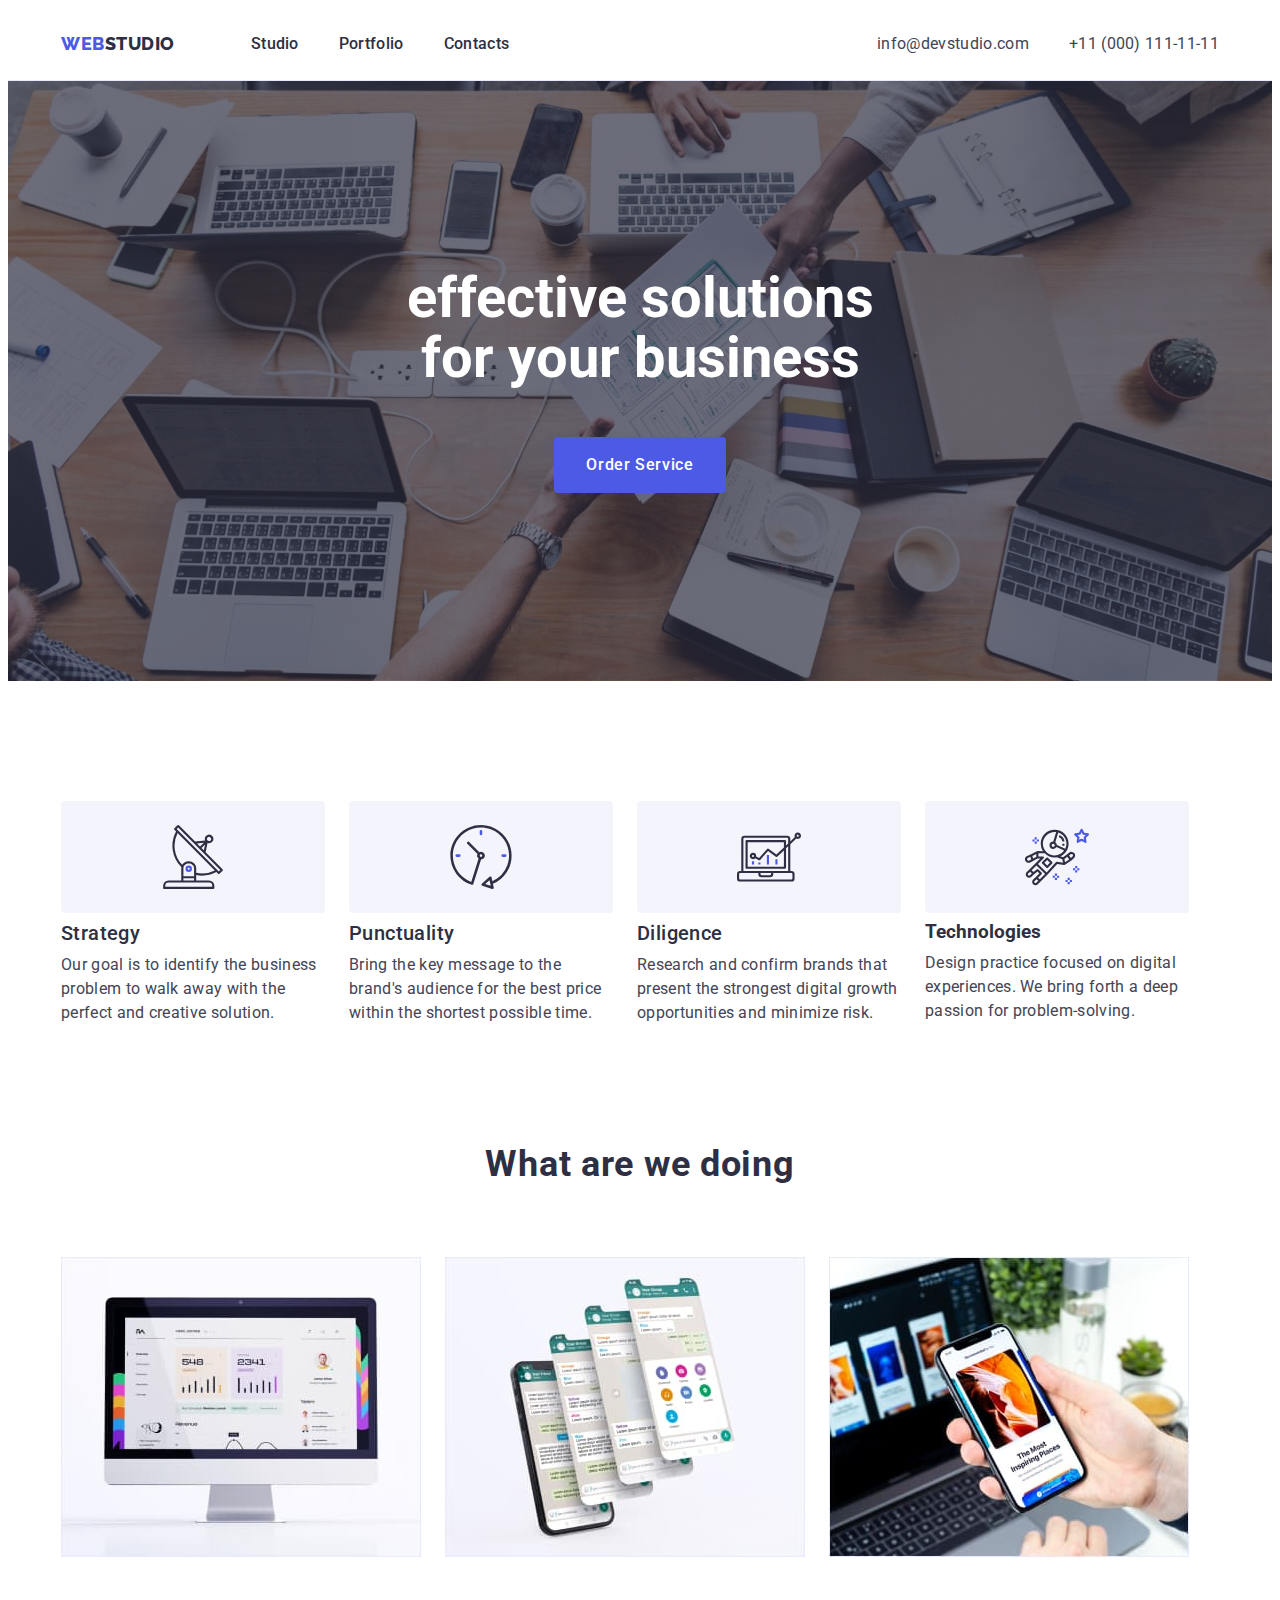
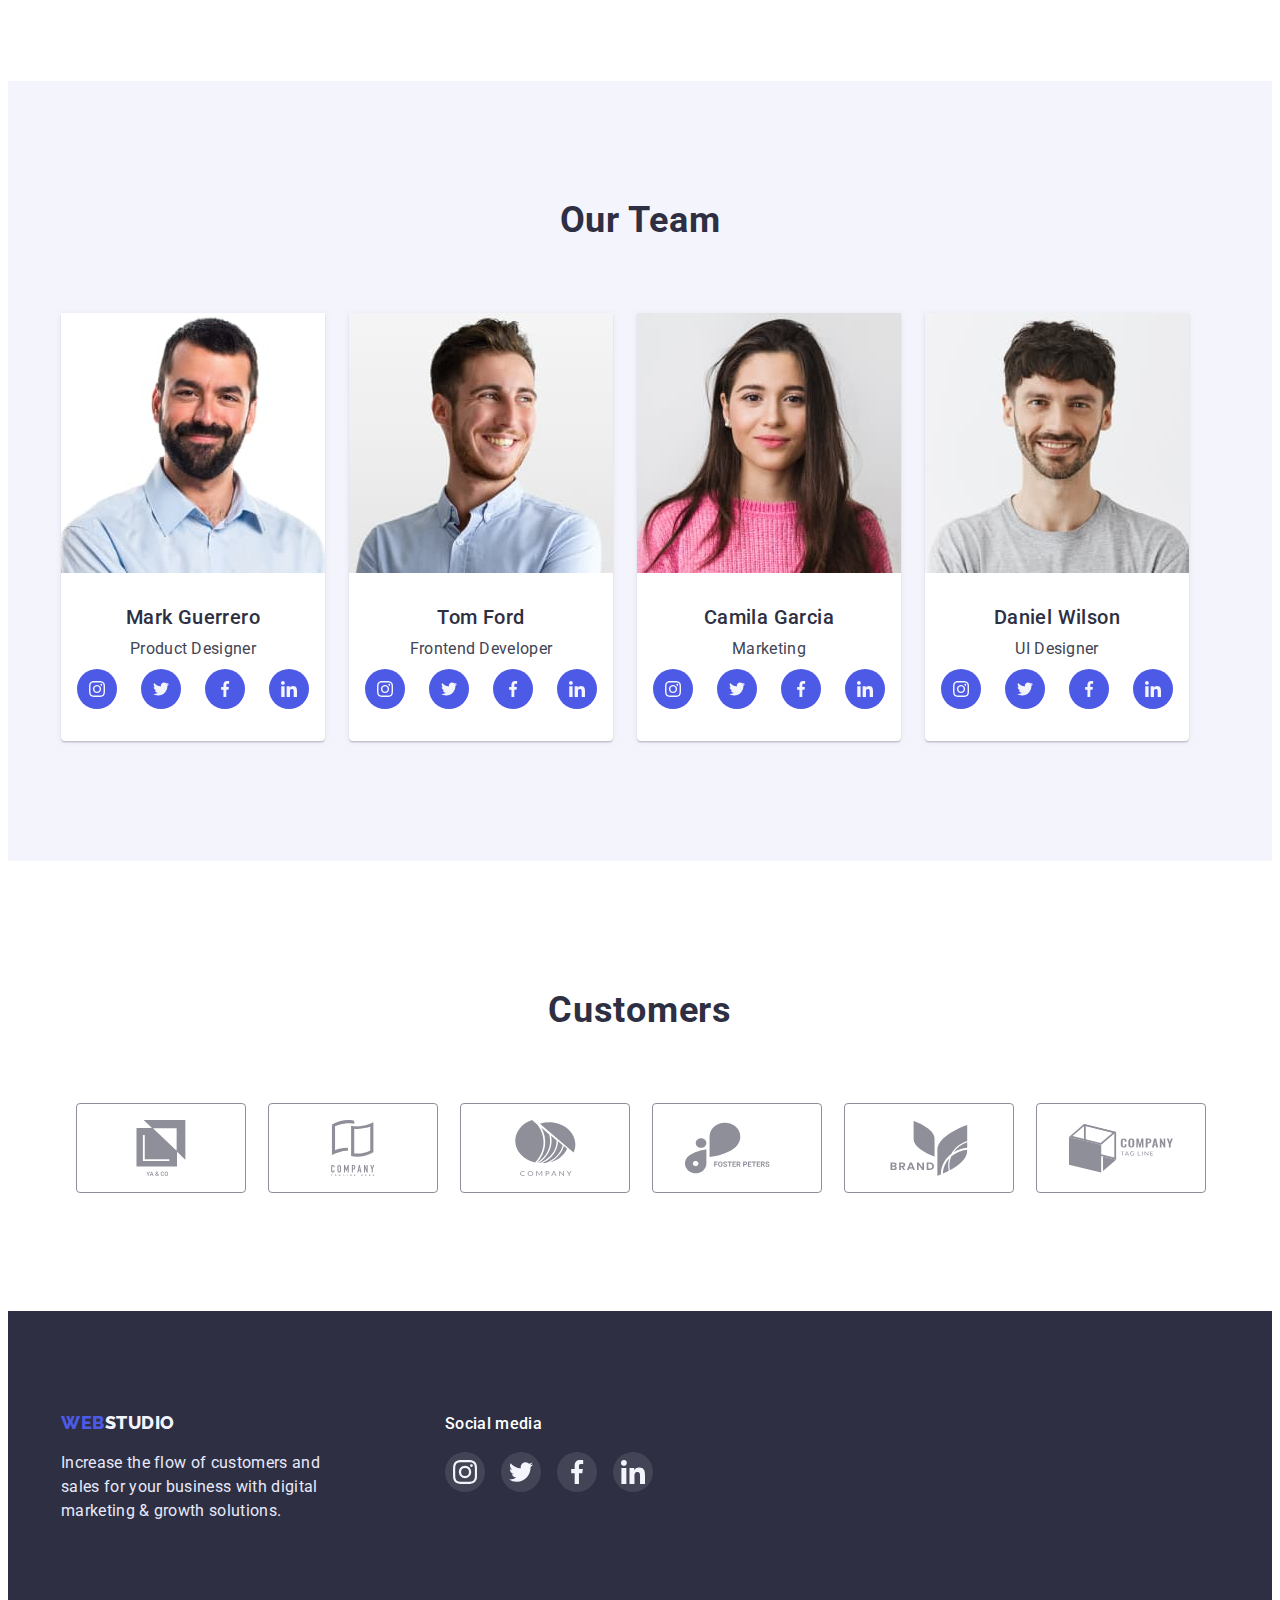
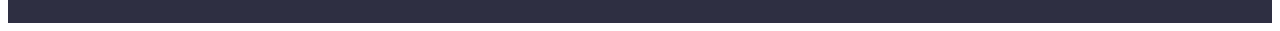
<file: index.html>
<!DOCTYPE html>
<html lang="en">
  <head>
    <meta charset="UTF-8" />
    <meta http-equiv="X-UA-Compatible" content="IE=edge" />
    <meta name="viewport" content="width=device-width, initial-scale=1.0" />
    <title>WebStudio</title>
    <link
      rel="stylesheet"
      href="https://cdnjs.cloudflare.com/ajax/libs/modern-normalize/1.1.0/modern-normalize.min.css"
      integrity="sha512-wpPYUAdjBVSE4KJnH1VR1HeZfpl1ub8YT/NKx4PuQ5NmX2tKuGu6U/JRp5y+Y8XG2tV+wKQpNHVUX03MfMFn9Q=="
      crossorigin="anonymous"
      referrerpolicy="no-referrer"
    />
    <link rel="preconnect" href="https://fonts.googleapis.com" />
    <link rel="preconnect" href="https://fonts.gstatic.com" crossorigin />
    <link
      href="https://fonts.googleapis.com/css2?family=Raleway:wght@800&family=Roboto:wght@400;500;700;900&display=swap"
      rel="stylesheet"
    />
    <link rel="stylesheet" href="./css/styles.css" />
  </head>
  <body>
    <!-- шапка -->
    <header class="header">
      <div class="container header-container">
        <nav class="header-nav">
          <a href="./index.html" class="logo list link"
            ><span class="logo-web">Web</span>Studio</a
          >
          <ul class="header-list list">
            <li class="header-item">
              <a href="./index.html" class="header-link link">Studio</a>
            </li>
            <li class="header-item">
              <a href="./portfolio.html" class="header-link link">Portfolio</a>
            </li>
            <li class="header-item">
              <a href="" class="header-link link">Contacts</a>
            </li>
          </ul>
        </nav>
        <address class="header-address">
          <ul class="contakt-list list">
            <li class="contakt-item">
              <a
                href="mailto:info@devstudio.com"
                class="contakt-link contakt-link-mailto link"
                >info@devstudio.com</a
              >
            </li>
            <li class="contakt-item">
              <a href="tel:+110001111111" class="contakt-link link"
                >+11 (000) 111-11-11</a
              >
            </li>
          </ul>
        </address>
      </div>
    </header>
    <!-- / шапка -->
    <main>
      <!-- герой -->
      <section class="section-hero">
        <div class="container container-hero">
          <h1 class="hero-title">effective solutions for your business</h1>
          <button type="button" class="btn-hero">Order Service</button>
        </div>
      </section>
      <!-- послуги -->
      <section class="benefits">
        <div class="container">
          <h2 class="visually-hidden">services</h2>
          <ul class="benefits-list list">
            <li class="benefits-item">
              <div class="benefits-top-item" >
              <svg class="benefits-top-icon" width="64px" height="64px"><use href="./images/symbol-defs.svg#icon-antenna">  </use></svg>
            </div>
              <h3 class="benefits-title subtitle">Strategy</h3>
              <p class="benefits-text text">
                Our goal is to identify the business problem to walk away with
                the perfect and creative solution.
              </p>
            </li>
            <li class="benefits-item">
              <div class="benefits-top-item">
              <svg class="benefits-top-icon " width="64px" height="64px"><use href="./images/symbol-defs.svg#icon-clock">  </use></svg>
            </div>
              <h3 class="benefits-title subtitle">Punctuality</h3>
              <p class="benefits-text text">
                Bring the key message to the brand's audience for the best price
                within the shortest possible time.
              </p>
            </li>
            <li class="benefits-item">
              <div class="benefits-top-item">
              <svg class="benefits-top-icon " width="64px" height="64px"><use href="./images/symbol-defs.svg#icon-diagram">  </use></svg>
            </div>
              <h3 class="benefits-title subtitle">Diligence</h3>
              <p class="benefits-text text">
                Research and confirm brands that present the strongest digital
                growth opportunities and minimize risk.
              </p>
            </li>
            <li class="benefits-item">
              <div class="benefits-top-item" >
              <svg class="benefits-top-icon " width="64px" height="64px"><use href="./images/symbol-defs.svg#icon-astronaut">  </use></svg>
            </div>
              <h3 class="benefits-title">Technologies</h3>
              <p class="benefits-text text">
                Design practice focused on digital experiences. We bring forth a
                deep passion for problem-solving.
              </p>
            </li>
          </ul>
        </div>
      </section>
      <!-- що ми робимо -->
      <section class="slider-work">
        <div class="container slider-work-container">
          <h2 class="slider-work-title">What are we doing</h2>
          <ul class="slider-work-list list">
            <li class="slider-work-item">
              <img
                src="./images/foto1.jpg"
                alt="computer monitor"
                width="360"
              />
            </li>
            <li class="slider-work-item">
              <img src="./images/foto2.jpg" alt="phone screen" width="360" />
            </li>
            <li class="slider-work-item">
              <img src="./images/foto3.jpg" alt="phone" width="360" />
            </li>
          </ul>
        </div>
      </section>
      <!-- команда -->
      <section class="team">
        <div class="container team-container">
          <h2 class="team-title">Our Team</h2>
          <ul class="team-list list">
            <li class="team-item">
              <img
                src="./images/foto-team-1.jpg"
                alt="Mark Guerrero"
                width="264"
              />
              <div class="container-cards">
                <h3 class="team-name subtitle">Mark Guerrero</h3>
                <p class="team-text text">Product Designer</p>
                <ul class="team-spec-list list">
                  <li class="team-spec-item">
                    <a href="" class="team-spec-link">
                      <svg class="team-spec-icon" width="16px" height="16px">
                        <use href="./images/symbol-defs.svg#icon-instagram"></use>
                      </svg>
                    </a>
                  </li>
                  <li class="team-spec-item">
                    <a href="" class="team-spec-link" >
                      <svg class="team-spec-icon" width="16px" height="16px">
                        <use href="./images/symbol-defs.svg#icon-twitter"></use>
                      </svg>
                    </a>
                  </li>
                  <li class="team-spec-item">
                    <a href="" class="team-spec-link">
                      <svg class="team-spec-icon" width="16px" height="16px">
                        <use href="./images/symbol-defs.svg#icon-facebook"></use>
                      </svg>
                    </a>
                  </li>
                  <li class="team-spec-item">
                    <a href="" class="team-spec-link">
                      <svg class="team-spec-icon" width="16px" height="16px">
                        <use href="./images/symbol-defs.svg#icon-linkedin"></use>
                      </svg>
                    </a>
                  </li>
                </ul>
              </div>
            </li>
            <li class="team-item">
              <img src="./images/foto-team-2.jpg" alt="Tom Ford" width="264" />
              <div class="container-cards">
                <h3 class="team-name subtitle">Tom Ford</h3>
                <p class="team-text text">Frontend Developer</p>
                <ul class="team-spec-list list">
                  <li class="team-spec-item">
                    <a href="" class="team-spec-link">
                      <svg class="team-spec-icon" width="16px" height="16px">
                        <use href="./images/symbol-defs.svg#icon-instagram"></use>
                      </svg>
                    </a>
                  </li>
                  <li class="team-spec-item">
                    <a href="" class="team-spec-link" >
                      <svg class="team-spec-icon" width="16px" height="16px">
                        <use href="./images/symbol-defs.svg#icon-twitter"></use>
                      </svg>
                    </a>
                  </li>
                  <li class="team-spec-item">
                    <a href="" class="team-spec-link">
                      <svg class="team-spec-icon" width="16px" height="16px">
                        <use href="./images/symbol-defs.svg#icon-facebook"></use>
                      </svg>
                    </a>
                  </li>
                  <li class="team-spec-item">
                    <a href="" class="team-spec-link">
                      <svg class="team-spec-icon" width="16px" height="16px">
                        <use href="./images/symbol-defs.svg#icon-linkedin"></use>
                      </svg>
                    </a>
                  </li>
                </ul>
              </div>
            </li>
            <li class="team-item">
              <img
                src="./images/foto-team-3.jpg"
                alt="Camila Garcia"
                width="264"
              />
              <div class="container-cards">
                
                <h3 class="team-name subtitle">Camila Garcia</h3>
                <p class="team-text text">Marketing</p>
                <ul class="team-spec-list list">
                  <li class="team-spec-item">
                    <a href="" class="team-spec-link">
                      <svg class="team-spec-icon" width="16px" height="16px">
                        <use href="./images/symbol-defs.svg#icon-instagram"></use>
                      </svg>
                    </a>
                  </li>
                  <li class="team-spec-item">
                    <a href="" class="team-spec-link" >
                      <svg class="team-spec-icon" width="16px" height="16px">
                        <use href="./images/symbol-defs.svg#icon-twitter"></use>
                      </svg>
                    </a>
                  </li>
                  <li class="team-spec-item">
                    <a href="" class="team-spec-link">
                      <svg class="team-spec-icon" width="16px" height="16px">
                        <use href="./images/symbol-defs.svg#icon-facebook"></use>
                      </svg>
                    </a>
                  </li>
                  <li class="team-spec-item">
                    <a href="" class="team-spec-link">
                      <svg class="team-spec-icon" width="16px" height="16px">
                        <use href="./images/symbol-defs.svg#icon-linkedin"></use>
                      </svg>
                    </a>
                  </li>
                </ul>
              </div>
            </li>
            <li class="team-item">
              <img
                src="./images/foto-team-4.jpg"
                alt="Daniel Wilson"
                width="264"
              />
              <div class="container-cards">
                <h3 class="team-name subtitle">Daniel Wilson</h3>
                <p class="team-text text">UI Designer</p>
                <ul class="team-spec-list list">
                  <li class="team-spec-item">
                    <a href="" class="team-spec-link">
                      <svg class="team-spec-icon" width="16px" height="16px">
                        <use href="./images/symbol-defs.svg#icon-instagram"></use>
                      </svg>
                    </a>
                  </li>
                  <li class="team-spec-item">
                    <a href="" class="team-spec-link" >
                      <svg class="team-spec-icon" width="16px" height="16px">
                        <use href="./images/symbol-defs.svg#icon-twitter"></use>
                      </svg>
                    </a>
                  </li>
                  <li class="team-spec-item">
                    <a href="" class="team-spec-link">
                      <svg class="team-spec-icon" width="16px" height="16px">
                        <use href="./images/symbol-defs.svg#icon-facebook"></use>
                      </svg>
                    </a>
                  </li>
                  <li class="team-spec-item">
                    <a href="" class="team-spec-link">
                      <svg class="team-spec-icon" width="16px" height="16px">
                        <use href="./images/symbol-defs.svg#icon-linkedin"></use>
                      </svg>
                    </a>
                  </li>
                </ul>
              </div>
            </li>
          </ul>
        </div>
      </section>
      <section class="company">
        <div class="container container-compani">
        <h2 class="company-title">Customers</h2>
        <ul class="company-list list">
          <li class="company-item">
            <a href="" class="company-link">
              <svg class="company-icon" >
                <use href="./images/symbol-defs.svg#icon-group  "></use>
              </svg>
            </a>
          </li>
          <li class="company-item">
            <a href="" class="company-link">
              <svg class="company-icon" >
                <use href="./images/symbol-defs.svg#icon-group-company  "></use>
              </svg>
            </a>
          </li>
          <li class="company-item">
            <a href="" class="company-link">
              <svg class="company-icon" >
                <use href="./images/symbol-defs.svg#icon-Object "></use>
              </svg>
            </a>
          </li>
          <li class="company-item">
            <a href="" class="company-link">
              <svg class="company-icon" >
                <use href="./images/symbol-defs.svg#icon-foster "></use>
              </svg>
            </a>
          </li>
          <li class="company-item">
            <a href="" class="company-link">
              <svg class="company-icon" >
                <use href="./images/symbol-defs.svg#icon-brand "></use>
              </svg>
            </a>
          </li>
          <li class="company-item">
            <a href="" class="company-link">
              <svg class="company-icon" >
                <use href="./images/symbol-defs.svg#icon-tagline "></use>
              </svg>
            </a>
          </li>
        </ul>
      </div>
      </section>
    </main>
    <!-- підвал -->
    <footer class="footer">
      <div class="container container-footer">
        <div class="container-logo">
        <a href="./index.html" class="logo-footer list link"
          ><span class="logo-web">Web</span>Studio</a
        >
        <p class="footer-text text">
          Increase the flow of customers and sales for your business with
          digital marketing & growth solutions.
        </p>
      </div>
              <div >
        <b class="footer-title">Social media</b>
        <ul class="footer-spec-list list">
          <li class="footer-spec-item">
            <a href="" class="footer-spec-link">
              <svg class="footer-spec-icon" width="24px" height="24px">
                <use href="./images/symbol-defs.svg#icon-instagram"></use>
              </svg>
            </a>
          </li>
          <li class="footer-spec-item">
            <a href="" class="footer-spec-link" >
              <svg class="footer-spec-icon" width="24px" height="24px">
                <use href="./images/symbol-defs.svg#icon-twitter"></use>
              </svg>
            </a>
          </li>
          <li class="footer-spec-item">
            <a href="" class="footer-spec-link">
              <svg class="footer-spec-icon" width="24px" height="24px">
                <use href="./images/symbol-defs.svg#icon-facebook"></use>
              </svg>
            </a>
          </li>
          <li class="footer-spec-item">
            <a href="" class="footer-spec-link">
              <svg class="footer-spec-icon" width="24px" height="24px">
                <use href="./images/symbol-defs.svg#icon-linkedin"></use>
              </svg>
            </a>
          </li>
        </ul>
      </div>
      </div>

    </footer>
  </body>
</html>
</file>
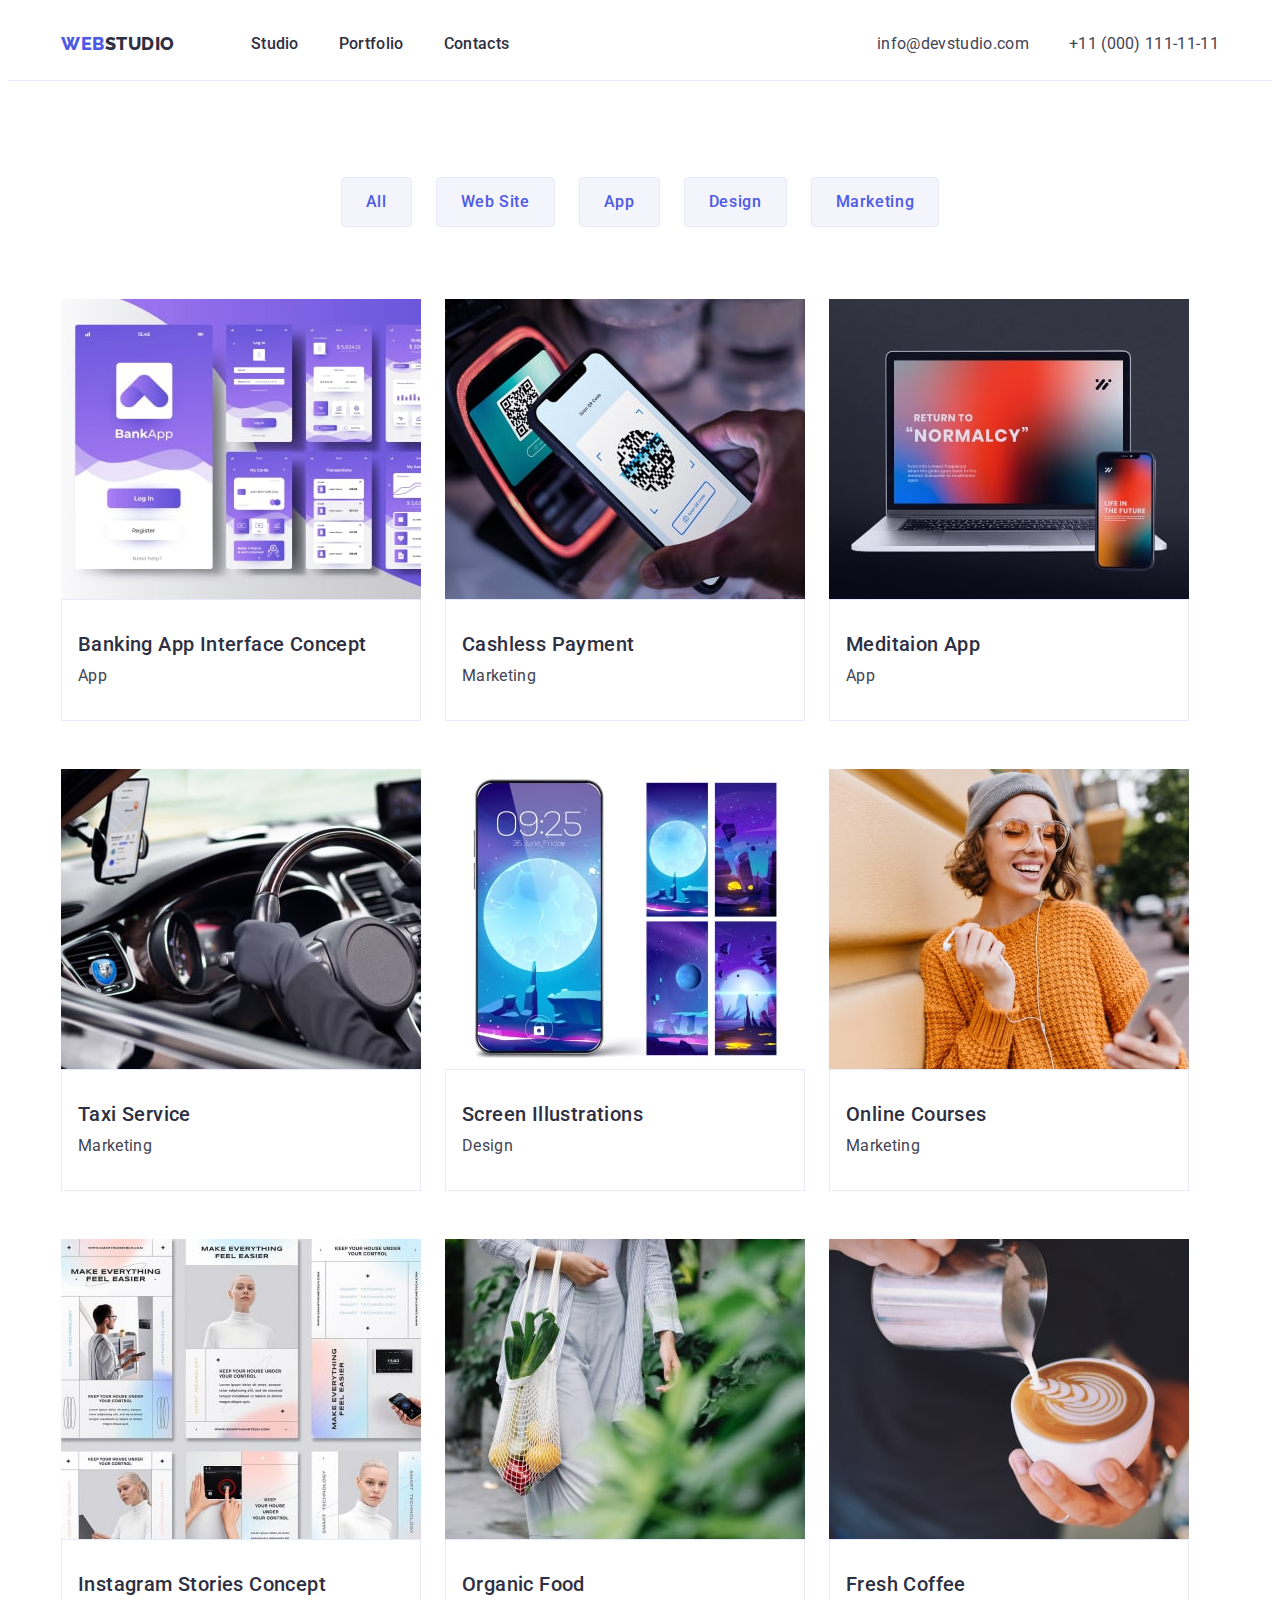
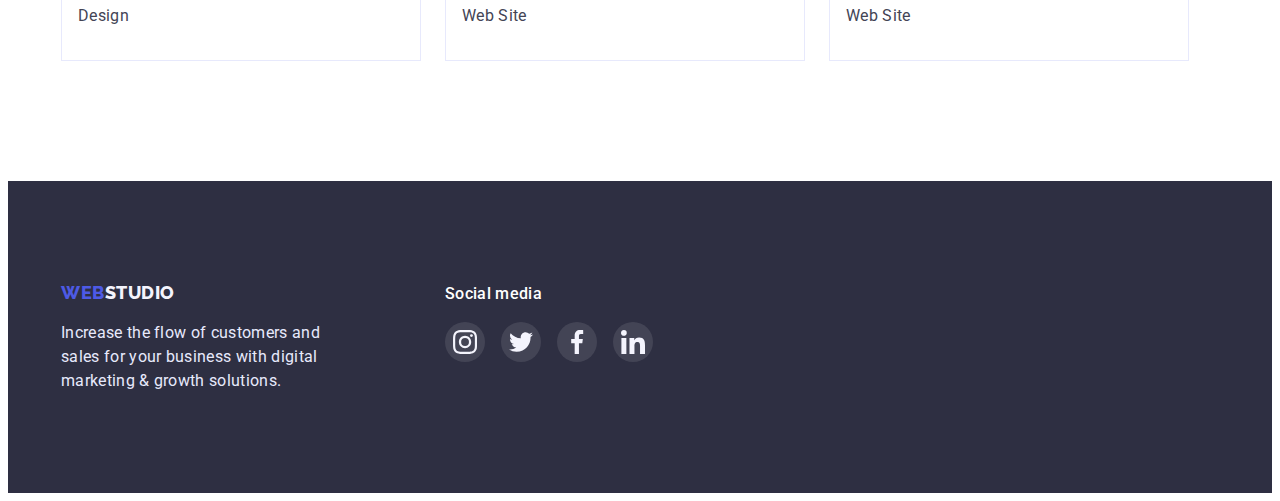
<file: portfolio.html>
<!DOCTYPE html>
<html lang="en">
  <head>
    <meta charset="UTF-8" />
    <meta http-equiv="X-UA-Compatible" content="IE=edge" />
    <meta name="viewport" content="width=device-width, initial-scale=1.0" />
    <title>WebStudio</title>
    <link
      rel="stylesheet"
      href="https://cdnjs.cloudflare.com/ajax/libs/modern-normalize/1.1.0/modern-normalize.min.css"
      integrity="sha512-wpPYUAdjBVSE4KJnH1VR1HeZfpl1ub8YT/NKx4PuQ5NmX2tKuGu6U/JRp5y+Y8XG2tV+wKQpNHVUX03MfMFn9Q=="
      crossorigin="anonymous"
      referrerpolicy="no-referrer"
    />
    <link rel="preconnect" href="https://fonts.googleapis.com" />
    <link rel="preconnect" href="https://fonts.gstatic.com" crossorigin />
    <link
      href="https://fonts.googleapis.com/css2?family=Raleway:wght@800&family=Roboto:wght@400;500;700;900&display=swap"
      rel="stylesheet"
    />
    <link rel="stylesheet" href="./css/styles.css" />
  </head>
  <body>
    <!-- шапка -->
    <header class="header">
      <div class="container header-container">
        <nav class="header-nav">
          <a href="./index.html" class="logo list link"
            ><span class="logo-web">Web</span>Studio</a
          >
          <ul class="header-list list">
            <li class="header-item">
              <a href="./index.html" class="header-link link">Studio</a>
            </li>
            <li class="header-item">
              <a href="./portfolio.html" class="header-link link">Portfolio</a>
            </li>
            <li class="header-item">
              <a href="" class="header-link link">Contacts</a>
            </li>
          </ul>
        </nav>
        <address class="header-address">
          <ul class="contakt-list list">
            <li class="contakt-item">
              <a
                href="mailto:info@devstudio.com"
                class="contakt-link contakt-link-mailto link"
                >info@devstudio.com</a
              >
            </li>
            <li class="contakt-item">
              <a href="tel:+110001111111" class="contakt-link link"
                >+11 (000) 111-11-11</a
              >
            </li>
          </ul>
        </address>
      </div>
    </header>
    <!-- / шапка -->
    <main>
      <!-- menu button -->
      <section class="menu-btn">
        <div class="container">
          <ul class="btn-list list">
            <li class="btn-item">
              <button type="button" class="btn">All</button>
            </li>
            <li class="btn-item">
              <button type="button" class="btn">Web Site</button>
            </li>
            <li class="btn-item">
              <button type="button" class="btn">App</button>
            </li>
            <li class="btn-item">
              <button type="button" class="btn">Design</button>
            </li>
            <li class="btn-item">
              <button type="button" class="btn">Marketing</button>
            </li>
          </ul>
          <!-- /menu button -->
          <!-- features-list -->
          <ul class="features-list list">
            <li class="features-item">
              <a href="" class="features-link link">
                <img
                  src="./images/portfolio-app-min.jpg"
                  alt="App Interface"
                  width="360"
                  height="300"
                />
                <div class="container-features">
                  <h2 class="features-title subtitle">
                    Banking App Interface Concept
                  </h2>
                  <p class="features-text text">App</p>
                </div>
              </a>
            </li>
            <li class="features-item">
              <a href="" class="features-link link"
                ><img
                  src="./images/portfolio-paymant-min.jpg"
                  alt="Payment"
                  width="360"
                  height="300"
                />
                <div class="container-features">
                  <h2 class="features-title subtitle">Cashless Payment</h2>
                  <p class="features-text text">Marketing</p>
                </div>
              </a>
            </li>
            <li class="features-item">
              <a href="" class="features-link link"
                ><img
                  src="./images/portfolio-meditaion-min.jpg"
                  alt="notbook"
                  width="360"
                  height="300"
                />
                <div class="container-features">
                  <h2 class="features-title subtitle">Meditaion App</h2>
                  <p class="features-text text">App</p>
                </div>
              </a>
            </li>
            <li class="features-item">
              <a href="" class="features-link link"
                ><img
                  src="./images/portfolio-taxi-min.jpg"
                  alt="taxi"
                  width="360"
                  height="300"
                />
                <div class="container-features">
                  <h2 class="features-title subtitle">Taxi Service</h2>
                  <p class="features-text text">Marketing</p>
                </div>
              </a>
            </li>
            <li class="features-item">
              <a href="" class="features-link link"
                ><img
                  src="./images/portfolio-theme-min.jpg"
                  alt="theme"
                  width="360"
                  height="300"
                />
                <div class="container-features">
                  <h2 class="features-title subtitle">Screen Illustrations</h2>
                  <p class="features-text text">Design</p>
                </div>
              </a>
            </li>
            <li class="features-item">
              <a href="" class="features-link link"
                ><img
                  src="./images/portfolio-courses-min.jpg"
                  alt="woman"
                  width="360"
                  height="300"
                />
                <div class="container-features">
                  <h2 class="features-title subtitle">Online Courses</h2>
                  <p class="features-text text">Marketing</p>
                </div>
              </a>
            </li>
            <li class="features-item">
              <a href="" class="features-link link"
                ><img
                  src="./images/portfolio-instagram-min.jpg "
                  alt="instagram"
                  width="360"
                  height="300"
                />
                <div class="container-features">
                  <h2 class="features-title subtitle">
                    Instagram Stories Concept
                  </h2>
                  <p class="features-text text">Design</p>
                </div>
              </a>
            </li>
            <li class="features-item">
              <a href="" class="features-link link"
                ><img
                  src="./images/portfolio-food-min.jpg"
                  alt="food"
                  width="360"
                  height="300"
                />
                <div class="container-features">
                  <h2 class="features-title subtitle">Organic Food</h2>
                  <p class="features-text text">Web Site</p>
                </div>
              </a>
            </li>
            <li class="features-item">
              <a href="" class="features-link link"
                ><img
                  src="./images/portfolio-coffee-min.jpg"
                  alt="coffee"
                  width="360"
                  height="300"
                />
                <div class="container-features">
                  <h2 class="features-title subtitle">Fresh Coffee</h2>
                  <p class="features-text text">Web Site</p>
                </div>
              </a>
            </li>
          </ul>
        </div>
      </section>

      <!-- /features-list -->
    </main>
    <!-- підвал -->
    <footer class="footer">
      <div class="container container-footer">
        <div class="container-logo">
        <a href="./index.html" class="logo-footer list link"
          ><span class="logo-web">Web</span>Studio</a
        >
        <p class="footer-text text">
          Increase the flow of customers and sales for your business with
          digital marketing & growth solutions.
        </p>
      </div>
              <div >
        <b class="footer-title">Social media</b>
        <ul class="footer-spec-list list">
          <li class="footer-spec-item">
            <a href="" class="footer-spec-link">
              <svg class="footer-spec-icon" width="24px" height="24px">
                <use href="./images/symbol-defs.svg#icon-instagram"></use>
              </svg>
            </a>
          </li>
          <li class="footer-spec-item">
            <a href="" class="footer-spec-link" >
              <svg class="footer-spec-icon" width="24px" height="24px">
                <use href="./images/symbol-defs.svg#icon-twitter"></use>
              </svg>
            </a>
          </li>
          <li class="footer-spec-item">
            <a href="" class="footer-spec-link">
              <svg class="footer-spec-icon" width="24px" height="24px">
                <use href="./images/symbol-defs.svg#icon-facebook"></use>
              </svg>
            </a>
          </li>
          <li class="footer-spec-item">
            <a href="" class="footer-spec-link">
              <svg class="footer-spec-icon" width="24px" height="24px">
                <use href="./images/symbol-defs.svg#icon-linkedin"></use>
              </svg>
            </a>
          </li>
        </ul>
      </div>
      </div>

    </footer>
  </body>
</html>
</file>
<file: css/styles.css>
:root{
    --maim-text-color: #434455;
    --maim-title-color: #2E2F42;
    --maim-logo-color: #4D5AE5;
    --maim-logo-text-color: #F4F4FD;
    --maim-logo-futer-color: #2E2F42;
    --maim-text-futer-color:#E7E9FC;
    --maim-btn-active-color: #404BBF;
    --maim-big-title-color: #FFFFFF;
    --maim-background-fon-color:#F4F4FD;
    --main-campany-color: #8E8F99;

}
.list{
list-style: none;

}
.link{
    text-decoration: none;
}

.visually-hidden {
    position: absolute;
    width: 1px;
    height: 1px;
    margin: -1px;
    border: 0;
    padding: 0;
    white-space: nowrap;
    clip-path: inset(100%);
    clip: rect(0 0 0 0);
    overflow: hidden;
   }

   h1,h2,h3,h4,h5,h6,p{
    margin: 0;
   }
   ul{
    margin: 0;
    padding: 0;
   }

body{
    font-family: 'Roboto', sans-serif;
    color:  #434455;
    background:#FFFFFF;
}  

.container{
    width: 1158px;
    margin: 0 auto;
    padding-left: 15px;
    padding-right: 15px;
}

.text{  
    font-size: 16px;
    line-height: 1.5;
    letter-spacing: 0.02em;    
}

.subtitle{
    font-weight: 500;
    font-size: 20px;
    line-height: 1.2;
    letter-spacing: 0.02em;
    
}
/* колір логотипа web =color: #4D5AE5; */
/* колір жирного тексту color: #2E2F42; */
/* колір малого туксту color: #434455; rgba(0, 0, 0, 0.25); */
/* header styles */
/* -----------header----------- */
.header{
    padding: 24px 0;
    border-bottom: 1px solid #E7E9FC; 
}
.header-container{
    display: flex;
    align-items: center;

}
.logo{   
font-family: 'Raleway';
font-weight: 800;
font-size: 18px;
line-height: 1.33;
letter-spacing: 0.03em;
text-transform: uppercase;
color: var(--maim-title-color);
}
.logo-web{
    color: var(--maim-logo-color);

}
.header-nav{
    display: flex;
    align-items: center;
}
.header-list{
    display: flex;
    align-items: center;
    gap: 40px;
    margin-left: 76px;

}

.header-link{
    font-weight: 500;
    font-size: 16px;
    line-height: 1.5;    
    letter-spacing: 0.02em;     
    color: var(--maim-title-color);
    
}
.header-link:active,
.header-link:focus,
.header-link:hover{
    color: var(--maim-btn-active-color);

}
.header-address{
    margin-left: auto;
}
.contakt-list{
    display: flex;
}
.contakt-link{

    font-style: normal;
    font-size: 16px;
    line-height: 1.5;
    letter-spacing: 0.02em;
color: var(--maim-text-color);

}
.contakt-item:not(:last-child){
    margin-right: 40px;
}
.contakt-link-mailto:active,
.contakt-link-mailto:hover,
.contakt-link-mailto:focus
{
color: var(--maim-btn-active-color);
}
/* -----------footer----------- */
.footer{
    padding-bottom: 100px;
    padding-top: 100px;
    background:var(--maim-logo-futer-color);
}
.container-footer{
    display: flex;
    align-items: baseline;
}
.container-logo{
    margin-right: 120px;
}

.logo-footer{
    font-family: 'Raleway';
    font-weight: 800;
    font-size: 18px;
    line-height: 1.33;
    letter-spacing: 0.03em;
    text-transform: uppercase;
color: var(--maim-logo-text-color);
    
}

.footer-text{ 
    width: 264px;
    margin-top: 16px;  
color: var(--maim-text-futer-color);
}
.footer-title{

    font-weight: 500;
    font-size: 16px;
    line-height: 1.5;
    letter-spacing: 0.02em;
    
    color: var(--maim-big-title-color);
}
.footer-spec-list {
    display: flex;
justify-content: center;
margin-top: 16px;
gap: 16px;
}
.footer-spec-item {
}
.footer-spec-link {
    display: flex;
    justify-content: center;
    align-items: center;
  width: 40px;
  height: 40px;
  border-radius: 50%;

  background: rgba(255, 255, 255, 0.1); 
}
.footer-spec-link:hover,
.footer-spec-link:focus{
    background: #31D0AA;
}
/* -----------main----------- */
/* -----------hero----------- */
.section-hero{
    padding-top: 188px;
    padding-bottom: 188px;
    background-color: var(--maim-title-color) ;
    max-width: 1440px;
    margin-left: auto;
    margin-right: auto;
    background-image: linear-gradient(rgba(46, 47, 66, 0.7),rgba(46, 47, 66, 0.7)) , url(../images/people-office.jpg);
    background-size: cover;
    background-repeat: no-repeat;
    background-position: center;
}
.container-hero{
display: flex;
align-items: center;
flex-direction: column;
}
.hero-title{
    max-width: 488px;
    margin-bottom: 48px;

    font-weight: 700;
    font-size: 56px;
    line-height: 1.07;
    text-align:center ;
    color: var(--maim-big-title-color);
}

.btn-hero{
    padding: 16px 32px;
    border-radius: 4px;
    border: 0;


    cursor: pointer;
    font-family: 'Roboto';
    font-weight: 500;
    font-size: 16px;
    line-height: 1.5;
    letter-spacing: 0.04em;  
  
    color: var(--maim-big-title-color);
    background:var(--maim-logo-color);
}
.btn-hero:focus,
.btn-hero:hover{
    background:var(--maim-btn-active-color);
}

/* -----------benefits----------- */
.benefits{
    padding-top: 120px;
    padding-bottom: 120px;
}
.benefits-top-list{
    display: flex;
    gap: 24px;
}
.benefits-top-item{
    display: flex;
    align-items: center;
    justify-content: center;
width: 264px;
height: 112px;
background-color: var(--maim-background-fon-color);
border-radius: 4px;
}


.benefits-list{
    display: flex;
    gap: 24px;
}
.benefits-item{
    width: 264px;
}
.benefits-title {
    margin-top: 8px;
    margin-bottom: 8px;
    color: var(--maim-title-color);
}
.benefits-text {
    
    color: var(--maim-text-color);


}
/* -----------main work----------- */
.slider-work{
    padding-bottom: 120px;
}
.slider-work-container{

}
.slider-work-list{
    display: flex;
    gap: 24px;
}
.slider-work-title{
    margin-bottom: 72px;
    text-align: center;
    font-weight: 700;
    font-size: 36px;
    line-height: 1.11;
    letter-spacing: 0.02em;
    color: var(--maim-title-color);  
}
/* -----------main team----------- */
.team {
    padding-top: 120px;
    padding-bottom: 120px;
    background:var(--maim-background-fon-color);

}
.team-container{

}
.team-title {
    margin-bottom: 72px;

    text-align: center;
    font-weight: 700;
    font-size: 36px;
    line-height: 1.11;
    letter-spacing: 0.02em;
    
    color: var(--maim-title-color);
    
}
.team-list{
    display: flex;
    align-items: center;
    gap: 24px;
}
.team-item>img{
    display: block;
    max-width: 200%;
    height: auto;
}
.team-item{
    box-shadow: 0px 1px 6px rgba(46, 47, 66, 0.08), 0px 1px 1px rgba(46, 47, 66, 0.16), 0px 2px 1px rgba(46, 47, 66, 0.08);
border-radius: 0px 0px 4px 4px;
    background-color: var(--maim-big-title-color);

}
.container-cards{
    padding-bottom: 32px;
    text-align:center ;
    padding-top: 32px;
    
}
.team-name {
    

    margin-bottom: 8px;
    color: var(--maim-title-color);

}
.team-text {
    
    color: var(--maim-text-color);
}
.team-spec-list{
display: flex;
justify-content: center;
margin-top: 8px;
gap: 24px;
}
.team-spec-item{

}
.team-spec-link{
    display: flex;
    align-items: center;
    justify-content: center;
  width: 40px;
  height: 40px;
  border-radius: 50%;

    background-color: var(--maim-logo-color);  

}
.team-spec-link:hover,
.team-spec-link:focus{
    background-color: var(--maim-btn-active-color);
}

.team-spec-icon{

}
/* -----------company----------- */
.company{
    padding-top: 130px;
    padding-bottom: 120px;
}
.company-title {
    margin-bottom: 72px;
    font-weight: 700;
font-size: 36px;
line-height: 1.11;


text-align: center;
letter-spacing: 0.02em;


color: var(--maim-title-color);
}
.company-list {
    display: flex;
    justify-content: center;
    gap: 24px;
}
.company-item {
    height: 88px;
    width: 168px;

}
.company-link {
    display: flex;
    justify-content: center;
    align-items: center;
    width: 100%;
    height: 100%;
    

    border: 1px solid var(--main-campany-color);
    border-radius: 4px;
    color: var(--main-campany-color);
   
}
.company-icon {
fill: currentColor;
width: 104px;
height: 56px;

}

.company-link:hover,
.company-link:focus{
   
    border: 1px solid   var(--maim-btn-active-color);;
    border-radius: 4px;
}
.company-link:hover .company-icon,
.company-link:focus .company-icon{
fill:  var(--maim-btn-active-color);
}
/* -----------PORTFOLIO----------- */
/* -----------menu button----------- */
.menu-btn{
    padding-top: 96px;
    padding-bottom: 120px;
}
.btn-list{
    display: flex;
    justify-content: center;
    text-align: center;
    margin-bottom: 72px;
}
.btn{
    padding: 12px 24px;
    border: 1px solid var(--maim-text-futer-color);
    border-radius: 4px;
    cursor: pointer;
    font-family: 'Roboto';
    font-weight: 500;
font-size: 16px;
line-height: 1.5;
letter-spacing: 0.04em;
color: var(--maim-logo-color);
background: var(--maim-background-fon-color);


}
.btn:hover,
.btn:focus{
    background: var(--maim-btn-active-color);
    color: var(--maim-big-title-color);
}
.btn-item:not(:last-child){
    margin-right: 24px;
}
/* -----------features----------- */

.features-list{

    display: flex;
    flex-wrap: wrap;
    gap: 24px;
    row-gap: 48px;
}
.features-item{
    width: 360px;
}
.features-link{
    display: block;
}

.features-link>img{
    display: block;
    max-width: 200%;
    height: auto;
}
.features-link:hover,
.features-link:focus{
box-shadow: 0px 1px 6px rgba(46, 47, 66, 0.08), 0px 1px 1px rgba(46, 47, 66, 0.16), 0px 2px 1px rgba(46, 47, 66, 0.08);
}

.container-features{
padding-top: 32px;
padding-left: 16px;
padding-bottom: 32px;
border: 1px solid var(--maim-text-futer-color);

}

.features-title{
margin-bottom: 8px;
color: var(--maim-title-color);

}
.features-text{
    color: var(--maim-text-color);
    
}
</file>
